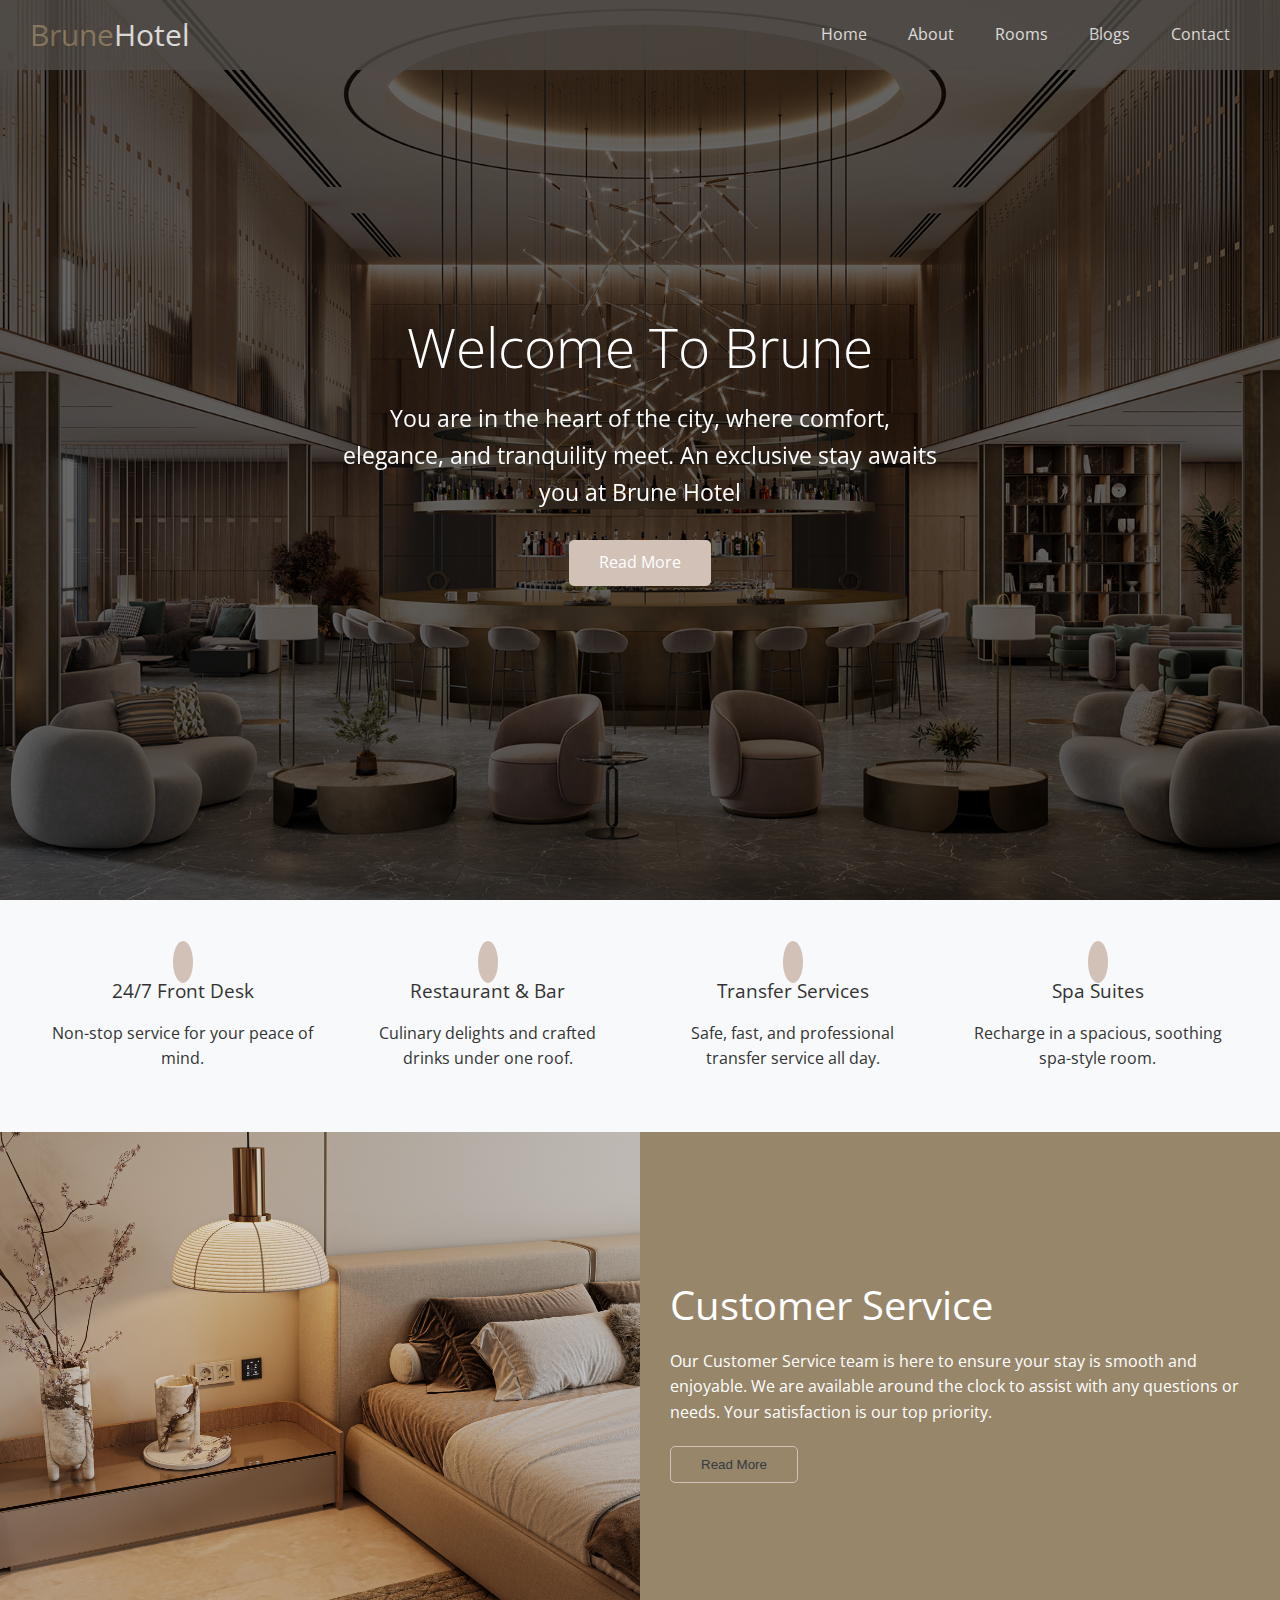
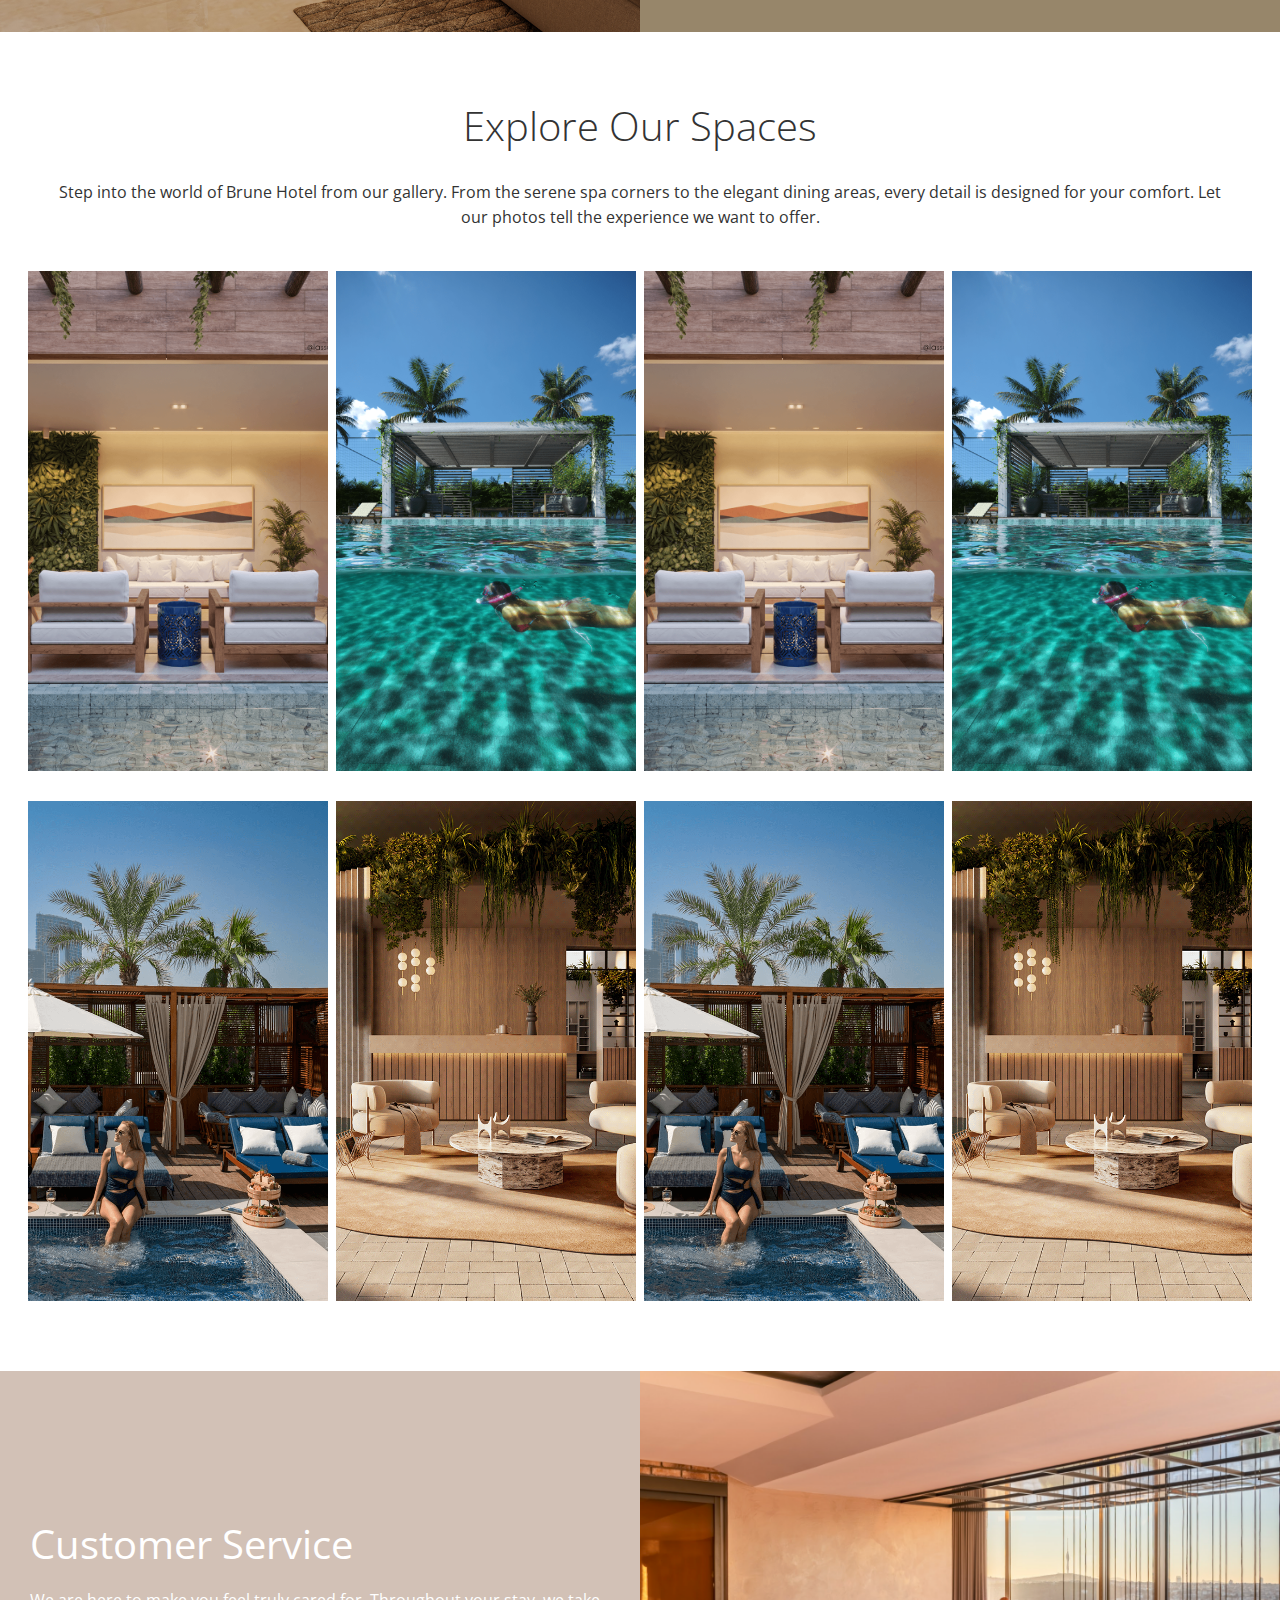
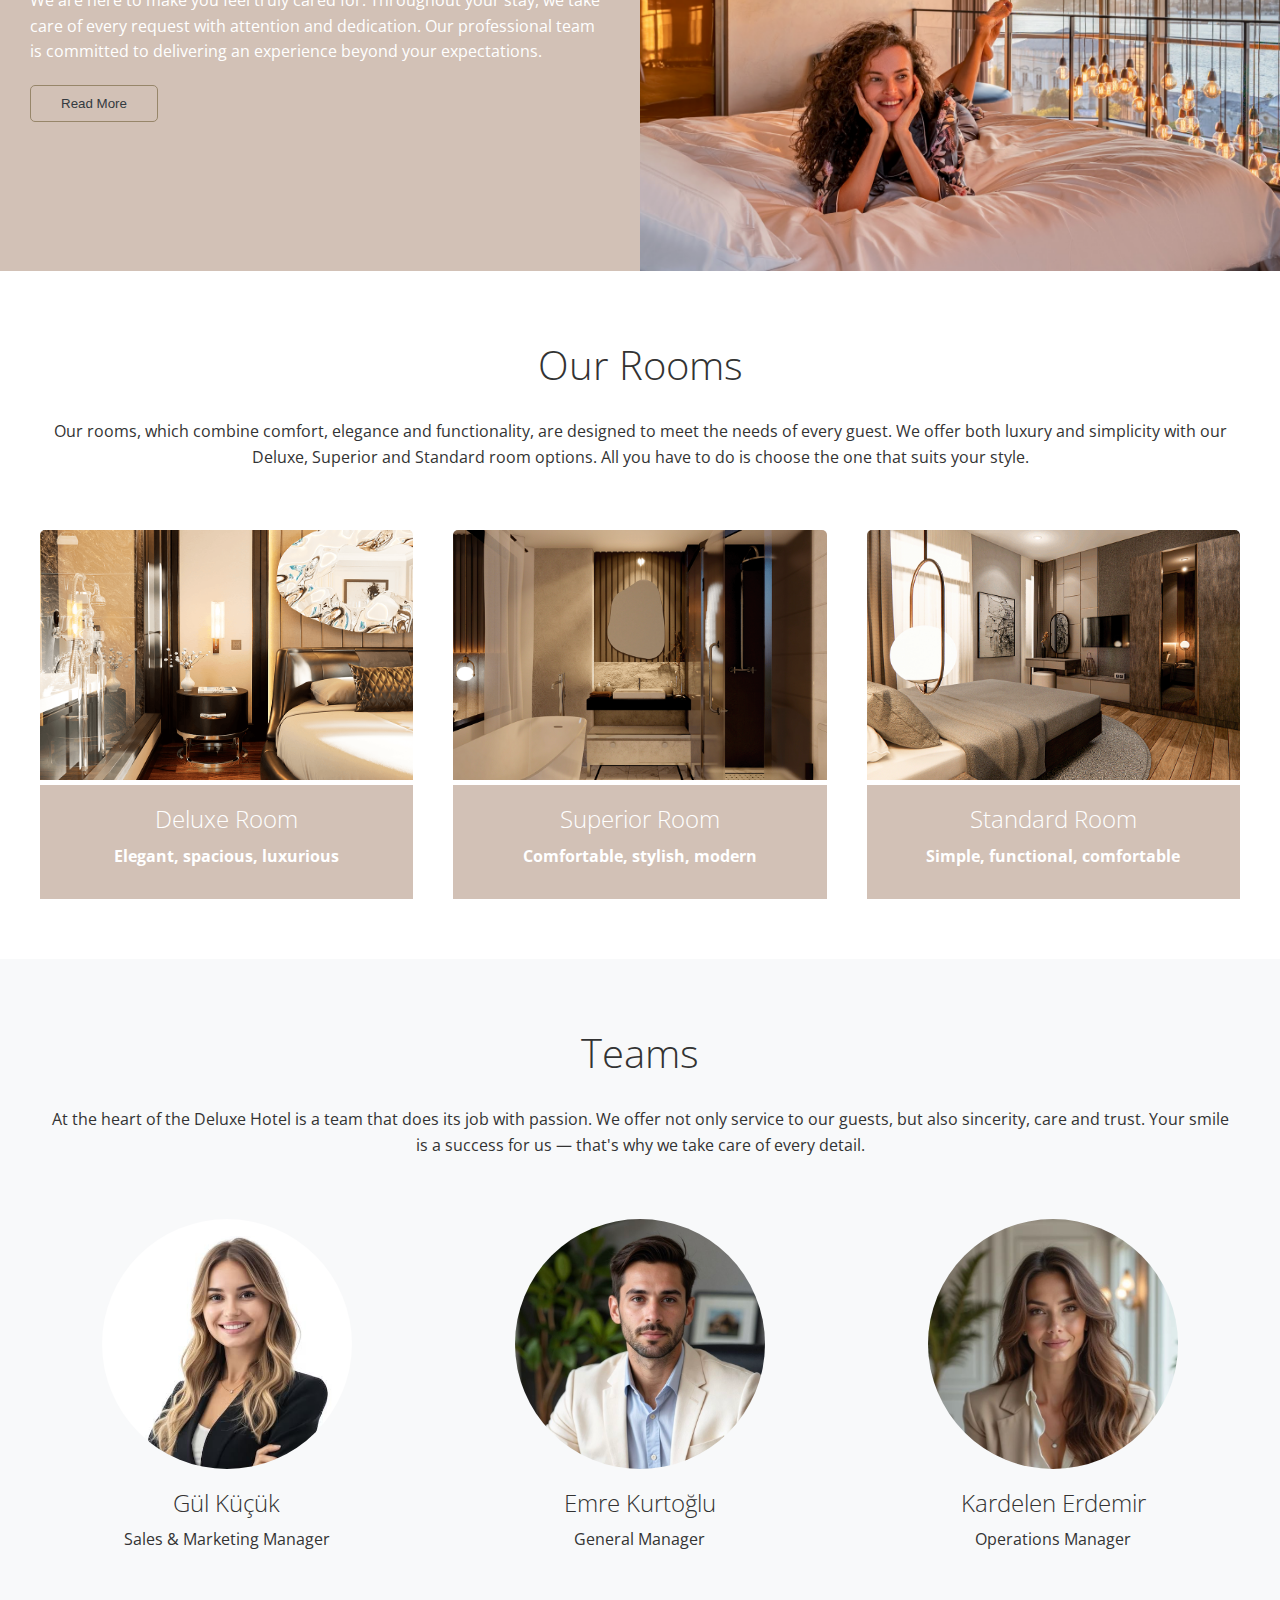
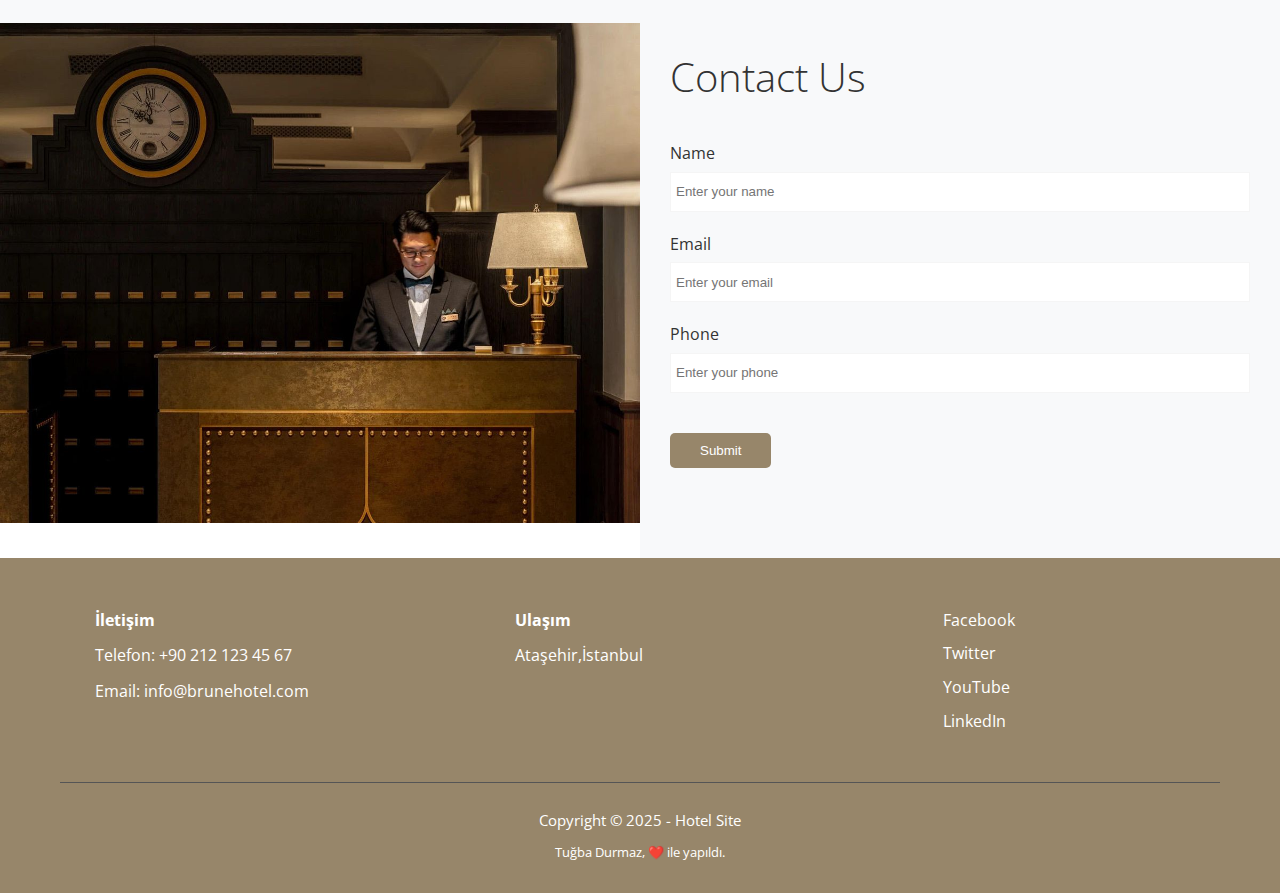
<file: index.html>
<!DOCTYPE html>
<html lang="en">

<head>
    <meta charset="UTF-8">
    <meta name="viewport" content="width=device-width, initial-scale=1.0">
    <link rel="stylesheet" href="https://cdnjs.cloudflare.com/ajax/libs/font-awesome/5.13.0/css/all.min.css"
        integrity="sha512-L7MWcK7FNPcwNqnLdZq86lTHYLdQqZaz5YcAgE+5cnGmlw8JT03QB2+oxL100UeB6RlzZLUxCGSS4/++mNZdxw=="
        crossorigin="anonymous" referrerpolicy="no-referrer" />
    <link rel="stylesheet" href="css/utils.css">
    <link rel="stylesheet" href="css/style.css">
    <title>Document</title>
</head>

<body>
    <header id="home" class="main-header">
        <div class="navbar">
            <h1 class="brand">
                <i class="fas fa-hotel"></i>
                <span>Brune</span>Hotel
            </h1>
            <nav>
                <ul>
                    <li><a href="#home">Home</a></li>
                    <li><a href="#about">About</a></li>
                    <li><a href="#rooms">Rooms</a></li>
                    <li><a href="blogs.html">Blogs</a></li>
                    <li><a href="#contact">Contact</a></li>
                </ul>
            </nav>
        </div>

        <div class="content">
            <h1>Welcome To Brune</h1>
            <p>You are in the heart of the city, where comfort, elegance, and tranquility meet. An exclusive stay awaits
                you at Brune Hotel</p>
            <a href="" class="btn btn-custom">
                <i fas.fa-chevron-right></i>
                Read More</a>
        </div>

    </header>

    <main>
        <!-- services -->
        <section id="services" class="icons bg-light">
            <div class="flex-items">
                <div>
                    <i class="fas fa-concierge-bell fa-3x"></i>
                    <div>
                        <h3>24/7 Front Desk</h3>
                        <p>
                            Non-stop service for your peace of mind.
                        </p>
                    </div>
                </div>


                <div>
                    <i class="fas fa-utensils fa-3x"></i>
                    <div>
                        <h3>Restaurant & Bar </h3>
                        <p>
                            Culinary delights and crafted drinks under one roof.
                        </p>
                    </div>
                </div>


                <div>
                    <i class="fas fa-bus fa-3x"></i>
                    <div>
                        <h3>Transfer Services</h3>
                        <p>
                            Safe, fast, and professional transfer service all day.
                        </p>
                    </div>
                </div>


                <div>
                    <i class="fas fa-spa fa-3x"></i>
                    <div>
                        <h3>Spa Suites</h3>
                        <p>
                            Recharge in a spacious, soothing spa-style room.
                        </p>
                    </div>
                </div>
            </div>
        </section>

        <!-- about -->
        <section id="about" class="about flex-columns">
            <div class="row">
                <div class="column">
                    <div class="column-1">
                        <img src="img/about1.jpg" alt="">
                    </div>
                </div>
                <div class="column">
                    <div class="column-2 bg-earth">
                        <h2>Customer Service</h2>
                        <p>Our Customer Service team is here to ensure your stay is smooth and enjoyable. We are
                            available around the clock to assist with any questions or needs. Your satisfaction is our
                            top priority.</p>
                        <button class="btn btn-outline-custom">Read More</button>
                    </div>
                </div>
            </div>
        </section>

        <!-- gallery -->
        <section id="gallery" class="gallery flex-grid section-padding">
            <header class="section-header">
                <h2>Explore Our Spaces</h2>
                <p>Step into the world of Brune Hotel from our gallery. From the serene spa corners to the elegant
                    dining areas, every detail is designed for your comfort. Let our photos tell the experience we want
                    to offer.</p>

            </header>
            <div class="row">
                <div class="column">
                    <img src="img/1.png" alt="">
                    <img src="img/2.png" alt="">
                </div>

                <div class="column">
                    <img src="img/3.png" alt="">
                    <img src="img/4.png" alt="">
                </div>

                <div class="column">
                    <img src="img/1.png" alt="">
                    <img src="img/2.png" alt="">
                </div>

                <div class="column">
                    <img src="img/3.png" alt="">
                    <img src="img/4.png" alt="">
                </div>
            </div>
        </section>
        <!-- about -->
        <section class=" about flex-columns flex-reverse">
            <div class="row">
                <div class="column">
                    <div class="column-1">
                        <img src="img/about2.png" alt="">
                    </div>
                </div>
                <div class="column">
                    <div class="column-2 bg-custom">
                        <h2>Customer Service</h2>
                        <p>We are here to make you feel truly cared for. Throughout your stay, we take care of every
                            request with attention and dedication. Our professional team is committed to delivering an
                            experience beyond your expectations.</p>
                        <button class="btn btn-outline-earth">Read More</button>
                    </div>
                </div>
            </div>
        </section>

        <!-- rooms -->
        <section id="rooms" class="rooms section-padding">
            <header class="section-header">
                <h2>Our Rooms</h2>
                <p>Our rooms, which combine comfort, elegance and functionality, are designed to meet the needs of every
                    guest. We offer both luxury and simplicity with our Deluxe, Superior and Standard room options. All
                    you have to do is choose the one that suits your style.</p>
            </header>
            <div class="flex-items">
                <div class="card">
                    <img src="img/room1.png" alt="">
                    <div class="card-body bg-custom">
                        <h2>Deluxe Room</h2>
                        <p>Elegant, spacious, luxurious</p>
                    </div>
                </div>



                <div class="card">
                    <img src="img/room2.png" alt="">
                    <div class="card-body bg-custom">
                        <h2>Superior Room</h2>
                        <p>Comfortable, stylish, modern</p>
                    </div>
                </div>



                <div class="card">
                    <img src="img/room3.png" alt="">
                    <div class="card-body bg-custom">
                        <h2>Standard Room</h2>
                        <p>Simple, functional, comfortable</p>
                    </div>
                </div>

            </div>
        </section>


        <!-- teams -->
        <section id="teams" class="teams section-padding bg-light">
            <header class="section-header">
                <h2>Teams</h2>
                <p>At the heart of the Deluxe Hotel is a team that does its job with passion. We offer not only service
                    to our guests, but also sincerity, care and trust. Your smile is a success for us — that's why we
                    take care of every detail.</p>
            </header>
            <div class="flex-items">
                <div>
                    <img src="img/p1.jpg" alt="">
                    <h2>Gül Küçük</h2>
                    <p>Sales & Marketing Manager</p>
                </div>

                <div>
                    <img src="img/p2.jpg" alt="">
                    <h2>Emre Kurtoğlu</h2>
                    <p>General Manager</p>
                </div>

                <div>
                    <img src="img/p3.jpg" alt="">
                    <h2>Kardelen Erdemir</h2>
                    <p>Operations Manager</p>
                </div>
            </div>

        </section>

        <!-- contact -->
        <section id="contact" class="contact flex-columns">
            <div class="row">
                <div class="column">
                    <div class="column-1">
                        <img src="img/contact.jpg" alt="">
                    </div>
                </div>

                <div class="column">
                    <div class="column-2 bg-light">
                        <h2>Contact Us</h2>
                        <form action="" class="contact-form">
                            <div class="contact-form">
                                <label for="name">Name</label>
                                <input type="text" id="name" placeholder="Enter your name">

                                <div class="contact-form">
                                    <label for="name">Email</label>
                                    <input type="email" id="email" placeholder="Enter your email">

                                    <div class="contact-form">
                                        <label for="name">Phone</label>
                                        <input type="text" id="phone" placeholder="Enter your phone">
                                    </div>
                                    <button type="submit" class="btn btn-earth">Submit</button>
                        </form>
                    </div>
                </div>
            </div>
        </section>
    </main>

    <footer class="custom-footer bg-earth">
        <div class="footer-content">
            <div class="footer-left">
                <h4>İletişim</h4>
                <p>Telefon: +90 212 123 45 67</p>
                <p>Email: info@brunehotel.com</p>
            </div>
            <div class="footer-center">
                <h4>Ulaşım</h4>
                <p>Ataşehir,İstanbul</p>
            </div>
            <div class="footer-right">
                <a href="#"><i class="fab fa-facebook fa-2x"></i>Facebook</a>
                <a href="#"><i class="fab fa-twitter fa-2x"></i>Twitter</a>
                <a href="#"><i class="fab fa-youtube fa-2x"></i>YouTube</a>
                <a href="#"><i class="fab fa-linkedin fa-2x"></i>LinkedIn</a>
            </div>
        </div>
        <div class="footer-bottom">
            <p>Copyright &copy 2025 - Hotel Site</p>
            <p style="font-size: 13px;">Tuğba Durmaz, ❤️ ile yapıldı.</p>
        </div>
    </footer>
</body>

</html>
</file>
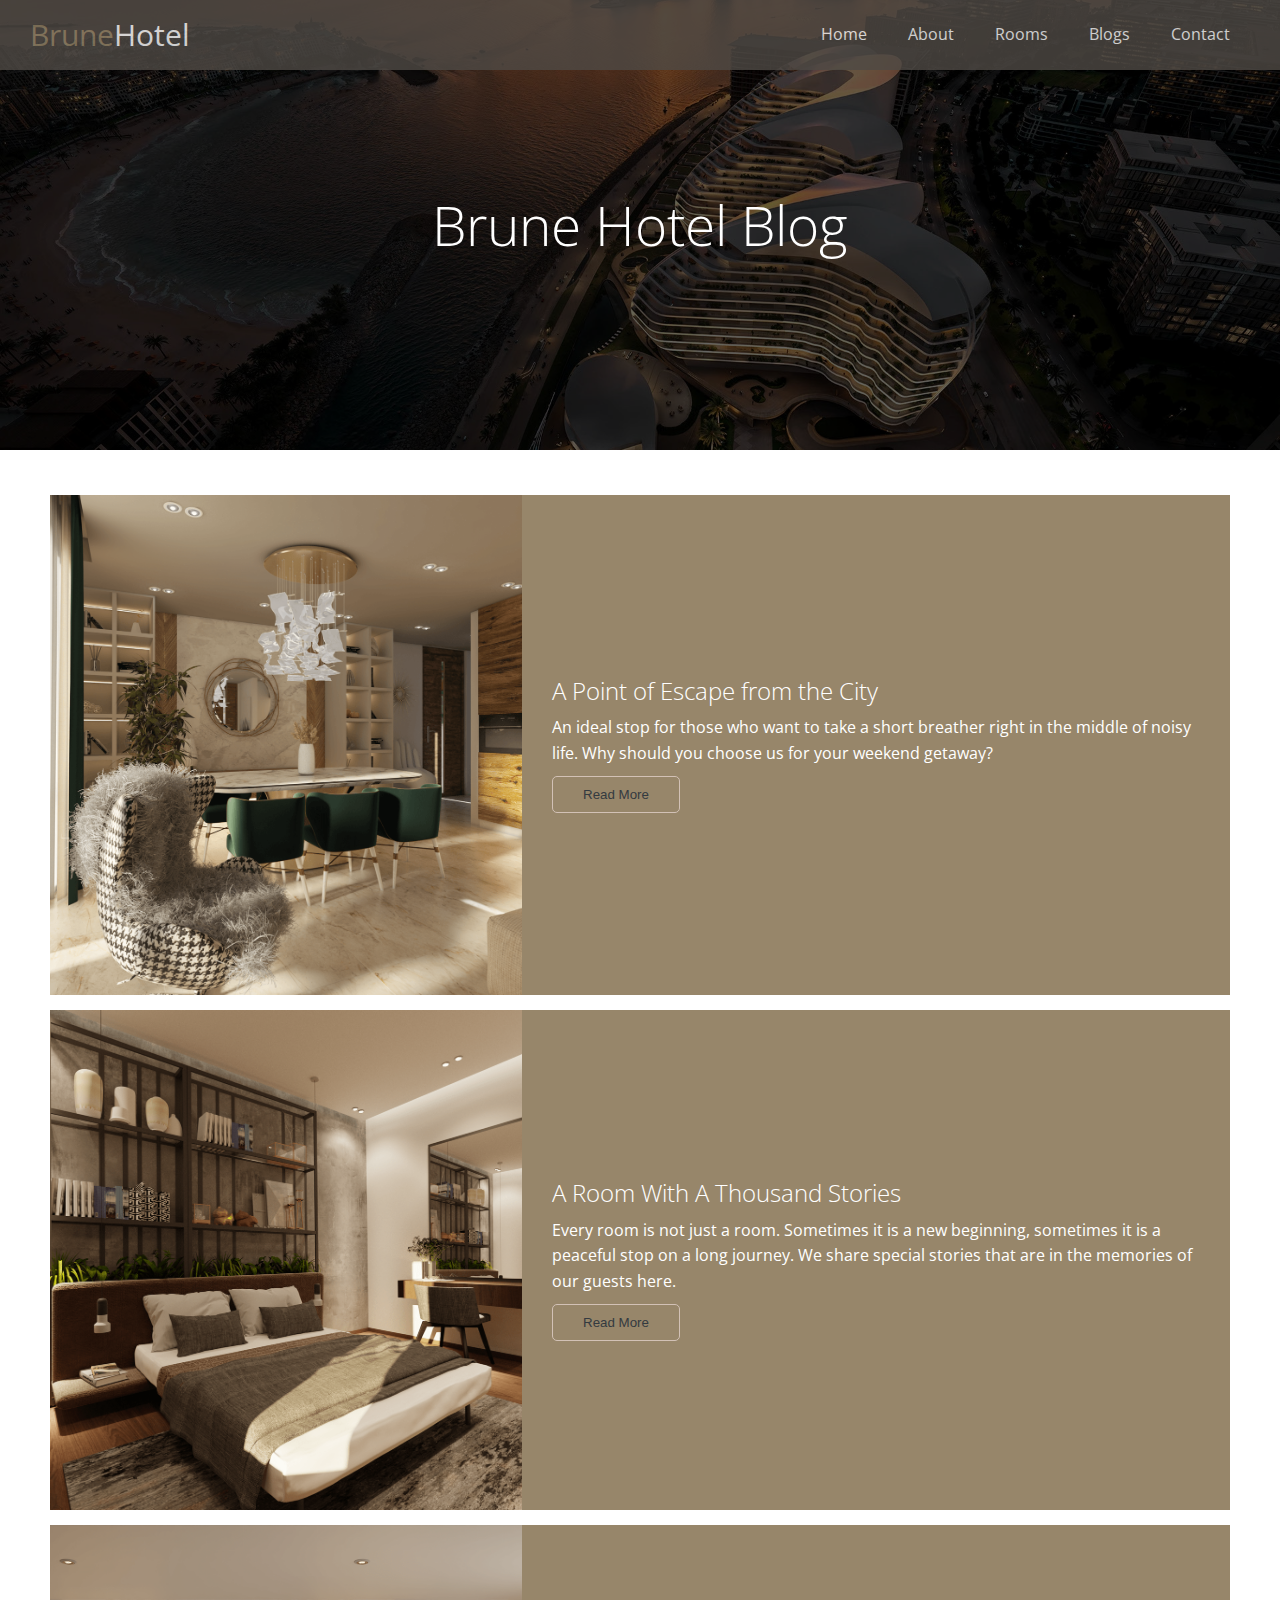
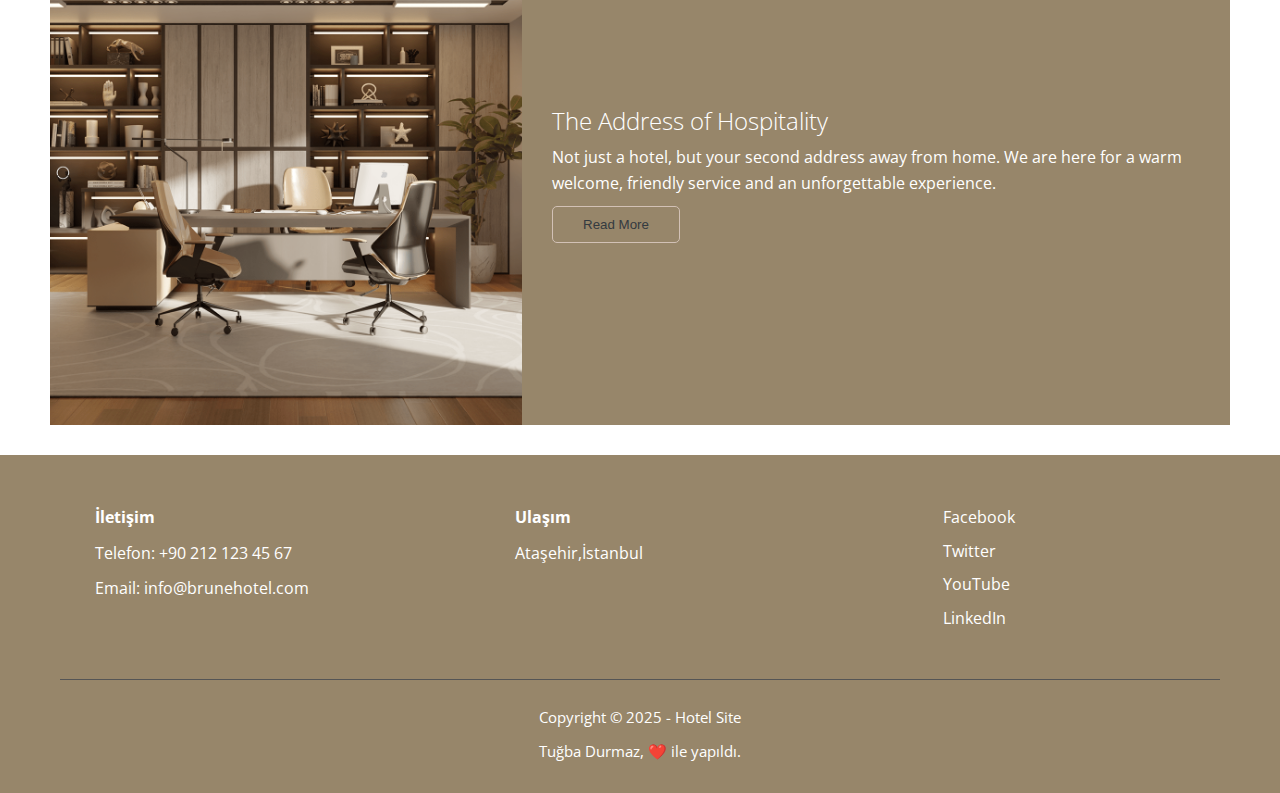
<file: blogs.html>
<!DOCTYPE html>
<html lang="en">

<head>
    <meta charset="UTF-8">
    <meta name="viewport" content="width=device-width, initial-scale=1.0">
    <link rel="stylesheet" href="https://cdnjs.cloudflare.com/ajax/libs/font-awesome/5.13.0/css/all.min.css"
        integrity="sha512-L7MWcK7FNPcwNqnLdZq86lTHYLdQqZaz5YcAgE+5cnGmlw8JT03QB2+oxL100UeB6RlzZLUxCGSS4/++mNZdxw=="
        crossorigin="anonymous" referrerpolicy="no-referrer" />
    <link rel="stylesheet" href="css/utils.css">
    <link rel="stylesheet" href="css/style.css">
    <title>Document</title>
</head>

<body>
    <header id="home" class="main-header blog">
        <div class="navbar">
            <h1 class="brand">
                <i class="fas fa-hotel"></i>
                <span>Brune</span>Hotel
            </h1>
            <nav>
                <ul>
                    <li><a href="index.html">Home</a></li>
                    <li><a href="index.html#about">About</a></li>
                    <li><a href="index.html#rooms">Rooms</a></li>
                    <li><a href="blogs.html">Blogs</a></li>
                    <li><a href="index.html#contact">Contact</a></li>
                </ul>
            </nav>
        </div>

        <div class="content">
            <h1>Brune Hotel Blog</h1>

        </div>

    </header>
    <main>
        <!-- articles -->
        <section class="articles">
            <article class="article flex-columns">
                <div class="row">
                    <div class="column">
                        <div class="column-1">
                            <img src="img/b1.png" alt="">
                        </div>
                    </div>
                    <div class="column">
                        <div class="column-2 bg-earth">
                            <h2>A Point of Escape from the City</h2>
                            <p>An ideal stop for those who want to take a short breather right in the middle of noisy
                                life. Why should you choose us for your weekend getaway?</p>
                            <button class="btn btn-outline-custom">Read More</button>
                        </div>
                    </div>
                </div>
            </article>


            <article class="article flex-columns">
                <div class="row">
                    <div class="column">
                        <div class="column-1">
                            <img src="img/b2.png" alt="">
                        </div>
                    </div>
                    <div class="column">
                        <div class="column-2 bg-earth">
                            <h2>A Room With A Thousand Stories</h2>
                            <p>Every room is not just a room. Sometimes it is a new beginning, sometimes it is a
                                peaceful stop on a long journey. We share special stories that are in the memories of
                                our guests here.</p>
                            <button class="btn btn-outline-custom">Read More</button>
                        </div>
                    </div>
                </div>
            </article>


            <article class="article flex-columns">
                <div class="row">
                    <div class="column">
                        <div class="column-1">
                            <img src="img/b3.png" alt="">
                        </div>
                    </div>
                    <div class="column">
                        <div class="column-2 bg-earth">
                            <h2>The Address of Hospitality</h2>
                            <p> Not just a hotel, but your second address away from home. We are here for a warm
                                welcome, friendly service and an unforgettable experience.</p>
                            <button class="btn btn-outline-custom">Read More</button>
                        </div>
                    </div>
                </div>
            </article>


        </section>

    </main>

    <footer class="custom-footer bg-earth">
        <div class="footer-content">
            <div class="footer-left">
                <h4>İletişim</h4>
                <p>Telefon: +90 212 123 45 67</p>
                <p>Email: info@brunehotel.com</p>
            </div>
            <div class="footer-center">
                <h4>Ulaşım</h4>
                <p>Ataşehir,İstanbul</p>
            </div>
            <div class="footer-right">
                <a href="#"><i class="fab fa-facebook fa-2x"></i>Facebook</a>
                <a href="#"><i class="fab fa-twitter fa-2x"></i>Twitter</a>
                <a href="#"><i class="fab fa-youtube fa-2x"></i>YouTube</a>
                <a href="#"><i class="fab fa-linkedin fa-2x"></i>LinkedIn</a>
            </div>
        </div>
        <div class="footer-bottom">
            <p>Copyright &copy 2025 - Hotel Site</p>
            <p>Tuğba Durmaz, ❤️ ile yapıldı.</p>
        </div>
    </footer>
</body>

</html>
</file>
<file: css/utils.css>
:root {
    --white: #fff;
    --primary: #007bff;
    --secondary: #6c757d;
    --success: #28a745;
    --danger: #dc3545;
    --warning: #ffc107;
    --info: #17a2b8;
    --dark: #343a40;
    --light: #f8f9fa;
    --custom: #D2C1B6;
    --earth: #97866A;
    --tub: #4F4A45;
}

/* text color*/
.text-tub {
    color: var(--tub);
}

.text-primary {
    color: var(--primary);
}

.text-secondary {
    color: var(--secondary);
}

.text-success {
    color: var(--success);
}

.text-danger {
    color: var(--danger);
}

.text-warning {
    color: var(--warning);
}

.text-info {
    color: var(--info);
}

.text-dark {
    color: var(--dark);
}

.text-light {
    color: var(--light);
}

/* bg-colors */
.bg-tub {
    background-color: var(--tub);
}

.bg-primary {
    background-color: var(--primary);
}

.bg-secondary {
    background-color: var(--secondary);
}

.bg-success {
    background-color: var(--success);
}

.bg-danger {
    background-color: var(--danger);
}

.bg-warning {
    background-color: var(--warning);
}

.bg-info {
    background-color: var(--info);
}

.bg-dark {
    background-color: var(--dark);
}

.bg-light {
    background-color: var(--light);
}

.bg-custom {
    background-color: var(--custom);
}

.bg-earth {
    background-color: var(--earth);
}

/* buttons */

.btn {
    cursor: pointer;
    display: inline-block;
    padding: 10px 30px;
    border: none;
    border-radius: 5px;
}

.btn:hover {
    opacity: 0.9;
}

.btn-primary {
    color: var(--white);
    background-color: var(--primary);
}

.btn-secondary {
    color: var(--white);
    background-color: var(--secondary);
}

.btn-success {
    color: var(--white);
    background-color: var(--success);
}

.btn-danger {
    color: var(--white);
    background-color: var(--danger);
}

.btn-warning {
    color: var(--white);
    background-color: var(--warning);
}

.btn-dark {
    color: var(--white);
    background-color: var(--dark);
}

.btn-custom {
    color: var(--white);
    background-color: var(--custom);
}

.btn-earth {
    background-color: var(--earth);
    color: white;
}


.btn-outline-custom {
    background: transparent;
    border: 1px solid var(--custom);
    color: var(--dark);
}

.btn-outline-custom:hover {
    background-color: var(--custom);
    border: 1px solid var(--custom);
    color: var(--white);
}


.btn-outline-earth {
    background: transparent;
    border: 1px solid var(--earth);
    color: var(--dark);
}

.btn-outline-earth:hover {
    background-color: var(--earth);
    border: 1px solid var(--earth);
    color: var(--white);
}


/* flex items */

.flex-items {
    display: flex;
    justify-content: center;
    text-align: center;
    height: 100%;
}

.flex-items>div {
    padding: 20px;
    flex-basis: 100%;
}

/* flex columns */

.flex-columns.flex-reverse .row {
    flex-direction: row-reverse;
}


.flex-columns .row {
    display: flex;
    flex-direction: row;
    flex-wrap: wrap;
    width: 100%;
}

.flex-columns .column {
    flex: 1;
}

.flex-columns.article .column:nth-child(odd) {
    flex: 2;
}

.flex-columns.article .column:nth-child(even) {
    flex: 3;
}


.flex-columns .column .column-1,
.flex-columns .column .column-2 {
    height: 100%;
}

.flex-columns .column-2 {
    display: flex;
    flex-direction: column;
    align-items: flex-start;
    justify-content: center;
    padding: 3rem;
}

.flex-columns img {
    width: 100%;
    height: 100%;
}



/* flex grid */
.flex-grid .row {
    display: flex;
    flex-wrap: wrap;
    padding: 0 .4rem;
}

.flex-grid .column {
    flex: 25%;
    padding: 0 .4rem;
}

.flex-grid img {
    width: 100%;
    height: 200px;
    object-fit: cover;
    display: block;
    margin-bottom: 30px;
}


/* section */
.section-header {
    display: flex;
    flex-direction: column;
    align-items: center;
    justify-content: center;
    text-align: center;
    padding: 3rem;
}

.section-header h2 {
    font-size: 4rem;
    margin: 2rem 0;
}

.section-padding {
    padding: 2rem 2rem 4rem;
}



@media(max-width: 768px) {
    .flex-items {
        flex-direction: column;
    }

    .flex-items>div {
        padding: 10px;
    }

    .flex-columns .column {
        flex: 100% !important;
    }

    .flex-grid .column {
        flex: 50%;
    }

}
</file>
<file: css/style.css>
@import url('https://fonts.googleapis.com/css2?family=Open+Sans:wght@300,400;700;1,300&display=swap');


* {
    box-sizing: border-box;
    padding: 0;
    margin: 0;
    /* 1)*: Tüm HTML öğelerini kapsar.
2)box-sizing: border-box: Padding ve border'lar genişliğe dahil edilir.
3)padding: 0; margin: 0: Varsayılan boşluklar sıfırlanır. */
}

html {
    font-size: 10px;
    /* Bu, yazı boyutunu 10px yapar. Böylece 1.6rem demek 16px olur */
    scroll-behavior: smooth;
}

body {
    font-family: 'Open Sans', sans-serif;
    font-size: 1.6rem;
    background-color: #fff;
    color: #333;
    line-height: 1.6;

    /* Tüm sayfanın yazı tipi: Open Sans
Yazı boyutu: 1.6rem (16px)
Arka plan: Beyaz
Yazı rengi: Koyu gri
Satır yüksekliği: 1.6 (daha okunabilir metinler) */

}

ul {
    list-style: none;
}

a {
    color: #333;
    text-decoration: none;
    /* Linklerin alt çizgisi kalkar. */
}

h1,
h2 {
    font-weight: 300;
    line-height: 1.2;

    /* h1 ve h2 başlıkları ince (300) yazı tipine sahip olur.
Satırlar arası mesafe azdır (1.2). */
}

p {
    margin: 1rem 0;
}

img {
    width: 100%;
}

.text-center {
    text-align: center;
    /* .text-center sınıfı verilen her şey ortalanır. */
}

/* navbar */
.navbar {
    display: flex;
    /*İçindekileri yatay olarak yan yana dizer.*/
    align-items: center;
    /*Yükseklik içinde dikey ortalama yapar.*/
    justify-content: space-between;
    /* Sol ve sağa eşit boşluk vererek yerleştirir (örneğin logo solda, menü sağda).*/
    background-color: var(--tub);
    /*Arka plan rengini CSS değişkeniyle belirler. */
    opacity: 0.8;
    /* Saydamlık verir (%80 görünür).*/
    color: #fff;
    /**/
    position: fixed;
    /* Sayfada kaydırılsa bile navbar hep üstte sabit kalır.*/
    top: 0;
    /*Sayfanın en üstüne yapışır.*/
    width: 100%;
    /*Sayfanın tamamını kaplar.*/
    height: 70px;
    /*Yüksekliği 70 piksel.*/
    padding: 0 3rem;
    /*Sağdan ve soldan 3 rem boşluk (30px gibi düşünebilirsin).*/
}

.navbar a {
    color: #fff;
    padding: 1rem 2rem;
    /*Üst-alt 1 rem, sağ-sol 2 rem.*/
    margin: 0 .5px;
    /*Kenar boşluğu (margin): Yatayda çok az boşluk (.5px)*/
}


.navbar a:hover {
    border-bottom: 2px solid var(--earth);
}


.navbar ul {
    display: flex;
    /*Menüdeki <ul> öğeleri yatay (yan yana) görünür.*/
}

.navbar .brand {
    font-weight: 400;
    /*Logonun veya markanın yazı kalınlığı normal seviyede (400).*/
}

.navbar h1 {
    font-size: 3rem;
}

.navbar span {
    color: var(--earth);
    /* Navbar içindeki <span> etiketiyle yazılmış şeyler vurgulanır */
}

/*header*/
.main-header {
    background-image: url('../img/bg-1t.jpg');
    background-repeat: no-repeat;
    /* Arka plan resmi tekrar etmesin */
    background-size: cover;
    /* Arka plan resmi tüm alanı kaplasın (orantılı biçimde) */
    background-position: center;
    /* Arka plan resmi ortalansın */
    height: 100vh;
    /* Yükseklik, ekranın tamamı kadar olsun (100% of viewport height) */
    color: #fff;
    position: relative;
    /* İçine eklenen ::before gibi konumlandırılmış öğeler için referans konum */
}


.main-header.blog {
    background-image: url('../img/foti.jpg');
    height: 50vh;
}

.main-header .content {
    display: flex;
    flex-direction: column;
    /* Öğeleri dikey sırala */
    align-items: center;
    /* Öğeleri yatayda ortala */
    justify-content: center;
    /* Öğeleri dikeyde ortala */
    text-align: center;
    /* Yazıları ortala */
    height: 100%;
    /* Kendi yüksekliği, kapsayıcısının tamamı kadar olsun */
}

.main-header::before {
    content: '';
    /* Boş içerik oluşturarak görsel bir katman ekle */
    position: absolute;
    /* Konumunu mutlak belirle */
    top: 0;
    /* Sol üst köşeye hizala */
    left: 0;
    width: 100%;
    height: 100%;
    background-color: rgb(0, 0, 0, 0.6);
    /* Yarı saydam siyah arka plan (overlay efekti) */
}


.main-header * {
    z-index: 5;
    /* .main-header içindeki tüm öğeler üstte görünsün (overlay'in altında kalmasın) */
}

.main-header .content h1 {
    font-size: 5.5rem;
}

.main-header .content p {
    font-size: 2.3rem;
    max-width: 60rem;
    margin: 2rem 0 3rem;
}

/* icons */

.icons {
    padding: 30px;
}

.icons h3 {
    font-weight: 400;
    margin-bottom: 15px;
}

.icons i {
    background-color: #D2C1B6;
    color: #fff;
    padding: 1rem;
    border-radius: 50%;
    margin-bottom: 1.5rem;
}

/* about */

.about {
    color: #fff;
}


.about h2 {
    font-size: 4rem;
    font-weight: 400;
}

.about p {
    margin: 2rem 0;
}


/* gallery */

.gallery img:hover {
    cursor: pointer;
    opacity: 0.8;
}


/* cards */

.card {
    color: #fff;
    font-weight: 700;
}

.card-body {
    padding: 2rem;
    margin-top: 5px;
}

.card img {
    width: 100%;
    height: 250px;
    object-fit: cover;
    display: block;
    border-top-left-radius: 5px;
    border-top-right-radius: 5px;
}


/* teams */
.teams img {
    width: 250px;
    /* Tüm fotoğraflar eşit genişlikte */
    height: 250px;
    /* Eşit yükseklik — daire için gerekli */
    border-radius: 50%;
    /* Yuvarlak görünüm */
    object-fit: cover;
    /* Görseli kırp ama bozmadan sığdır */
    object-position: top;
    /* Görselin üst kısmını göster (yüz için) */
    display: block;
    margin: 0 auto;
}

.teams img:hover {
    opacity: 0.7;
}

.teams>div h2 {
    margin-top: 20px;
}

/* contact */

.column img {
    width: 100%;
    height: 500px;
    object-fit: cover;
    object-position: center;
    display: block;
}


.contact-form {
    width: 100%;
    padding: 2rem 0;
}

.contact-form label {
    display: block;
    margin-bottom: .5rem;
}

.contact-form .form-control {
    margin-bottom: 1.5rem;
}


.contact-form input {
    width: 100%;
    padding: .5rem;
    height: 40px;
    border: 1px solid #f5f5f5;
}

.contact-form .btn {
    margin-top: 20px;
}

.contact h2 {
    font-size: 4rem;
}

/* article */

.articles {
    padding: 3rem 5rem;
}

.article {
    margin-top: 1.5rem;
    color: #fff;
}


/* footer */

.custom-footer {
    color: #fff;
    padding: 40px 60px 20px;
}

.footer-content {
    display: flex;
    justify-content: center;
    flex-wrap: wrap;
    gap: 150px;
    max-width: 1200px;
    margin: 0 auto;
    width: 100%;
}

.footer-content>div {
    text-align: left;
    min-width: 250px;
    margin: 10px;
}


.footer-right a {
    display: block;
    color: #fff;
    text-decoration: none;
    margin-bottom: 8px;
}

.footer-right a i {
    margin-right: 8px;
}

.footer-right a:hover {
    color: #D2C1B6;
}

.footer-bottom {
    text-align: center;
    margin-top: 30px;
    border-top: 1px solid #555;
    padding-top: 15px;
    font-size: 15px;
    color: #fff;
}

/* mobile */

@media(max-width: 768px) {
    html {
        font-size: 9px;

    }

    .navbar {
        flex-direction: column;
        height: 120px;
        padding: 20px;
    }

    .navbar a {
        padding: 10px;
        margin: 0 3px;
    }

    .teams img {
        width: 70%;
    }

}
</file>
